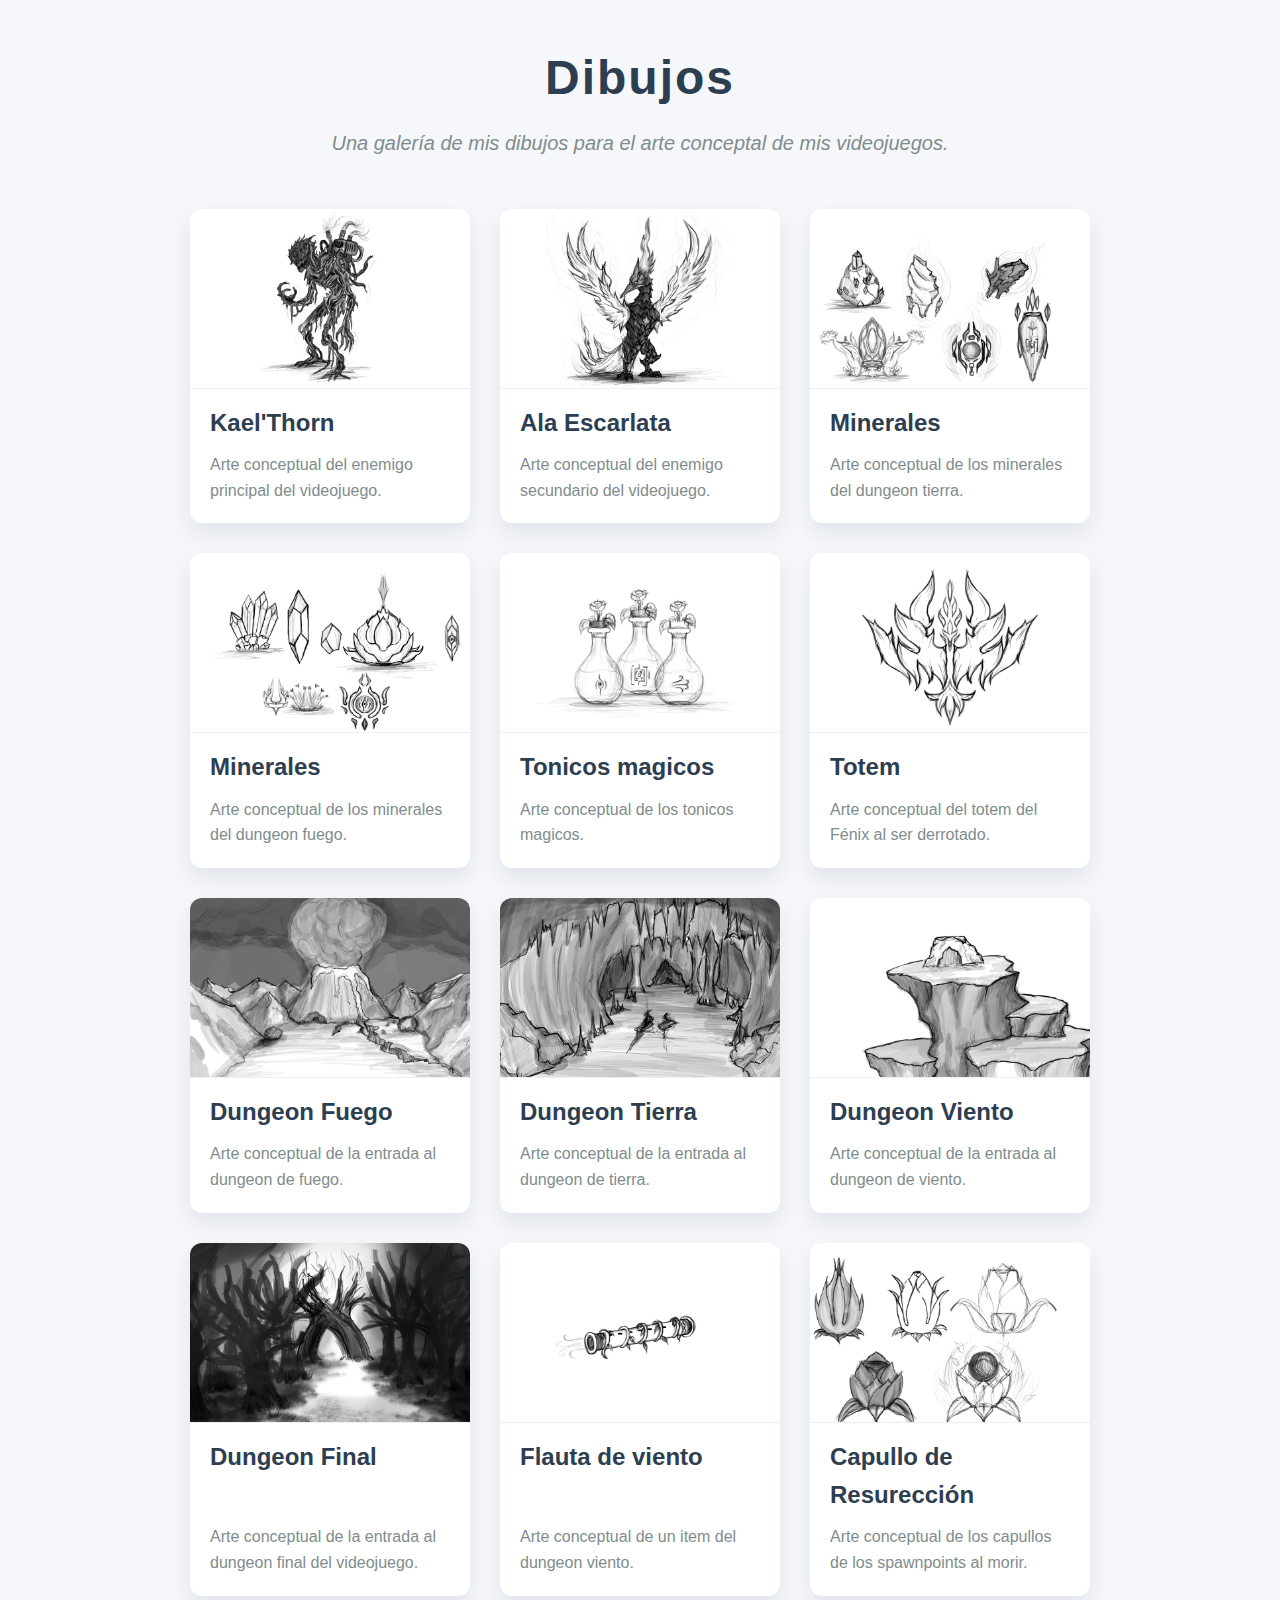
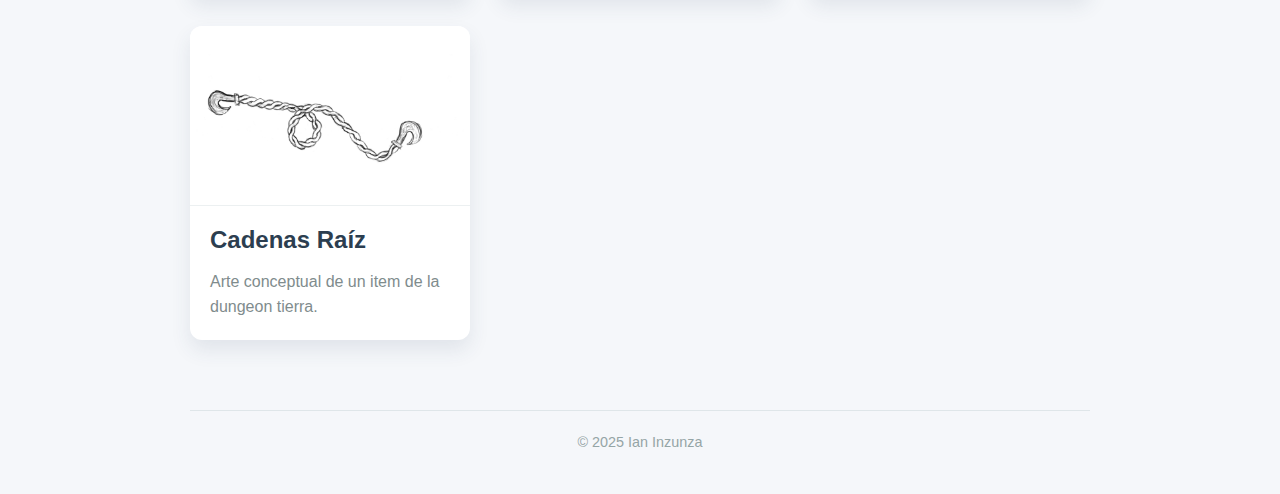
<file: Galerias/ArteConceptual.html>
<!DOCTYPE html>
<html lang="es">
<head>
  <meta charset="UTF-8">
  <title>Arte Conceptual | Portafolio de Ian</title>
  <link rel="stylesheet" href="../PaginaWeb/style.css">
</head>

<body>
  <header>
    <h1>Dibujos</h1>
    <p>Una galería de mis dibujos para el arte conceptal de mis videojuegos.</p>
  </header>

  <main class="projects-gallery">

    <div class="gallery-grid">
      <div class="project-card">
        <img src="../assets/arte_conceptual/Enemgio_Principal.jpg" alt="enemigo Principal">
        <h3>Kael'Thorn</h3>
        <p>Arte conceptual del enemigo principal del videojuego.</p>
      </div>

      <div class="project-card">
        <img src="../assets/arte_conceptual/enemigo_Fenix.jpg" alt="Fénix">
        <h3>Ala Escarlata</h3>
        <p>Arte conceptual del enemigo secundario del videojuego.</p>
      </div>

       <div class="project-card">
        <img src="../assets/arte_conceptual/minerales tierra.jpg" alt="Minerales tierra">
        <h3>Minerales</h3>
        <p>Arte conceptual de los minerales del dungeon tierra.</p>
       </div>

         <div class="project-card">
        <img src="../assets/arte_conceptual/minerales fuego.jpg" alt="Minerales Fuego">
        <h3>Minerales</h3>
        <p>Arte conceptual de los minerales del dungeon fuego.</p>
         </div>

         <div class="project-card">
        <img src="../assets/arte_conceptual/tonicos.jpg" alt="Tonicos">
        <h3>Tonicos magicos</h3>
        <p>Arte conceptual de los tonicos magicos.</p>
         </div>

          <div class="project-card">
        <img src="../assets/arte_conceptual/Fénix totem.jpg" alt="Totem del Fénix">
        <h3>Totem</h3>
        <p>Arte conceptual del totem del Fénix al ser derrotado.</p>
         </div>

          <div class="project-card">
        <img src="../assets/arte_conceptual/dungeon de fuego.jpg" alt="Dungeon de Fuego">
        <h3>Dungeon Fuego</h3>
        <p>Arte conceptual de la entrada al dungeon de fuego.</p>
         </div>

          <div class="project-card">
        <img src="../assets/arte_conceptual/Dungeon de tierra.jpg" alt="Dungeon de Tierra">
        <h3>Dungeon Tierra</h3>
        <p>Arte conceptual de la entrada al dungeon de tierra.</p>
         </div>

          <div class="project-card">
        <img src="../assets/arte_conceptual/Dungeon de viento.jpg" alt="Dungeon de Viento">
        <h3>Dungeon Viento</h3>
        <p>Arte conceptual de la entrada al dungeon de viento.</p>
         </div>

          <div class="project-card">
        <img src="../assets/arte_conceptual/Dungeon_Final.jpg" alt="Dungeon Final">
        <h3>Dungeon Final</h3>
        <p>Arte conceptual de la entrada al dungeon final del videojuego.</p>
         </div>

          <div class="project-card">
        <img src="../assets/arte_conceptual/flauta.jpg" alt="Flauta">
        <h3>Flauta de viento</h3>
        <p>Arte conceptual de un item del dungeon viento.</p>
         </div>

          <div class="project-card">
        <img src="../assets/arte_conceptual/Capullo de resurección.jpg" alt="Capullo de Resurección">
        <h3>Capullo de Resurección</h3>
        <p>Arte conceptual de los capullos de los spawnpoints al morir.</p>
         </div>

          <div class="project-card">
        <img src="../assets/arte_conceptual/Cadenas_Raíz.jpg" alt="Cadena de raíz">
        <h3>Cadenas Raíz</h3>
        <p>Arte conceptual de un item de la dungeon tierra.</p>
         </div>
  </main>

  <footer>
    <p>© 2025 Ian Inzunza</p>
  </footer>

</body>
</html>
</file>
<file: PaginaWeb/style.css>
/* Reset básico */
* {
  margin: 0;
  padding: 0;
  box-sizing: border-box;
}

/* Tipografía y colores base */
body {
  font-family: 'Segoe UI', Tahoma, Geneva, Verdana, sans-serif;
  background: #f5f7fa;
  color: #333;
  padding: 40px 20px;
  line-height: 1.6;
}

/* Contenedor central */
header {
  max-width: 900px;
  margin: 0 auto 50px auto;
  text-align: center;
}

header h1 {
  font-size: 3rem;
  font-weight: 700;
  color: #2c3e50;
  margin-bottom: 10px;
  letter-spacing: 2px;
}

header p {
  font-size: 1.25rem;
  color: #7f8c8d;
  font-style: italic;
}

/* Sección proyectos */
.projects-gallery {
  max-width: 900px;
  margin: 0 auto 70px auto;
}

.projects-gallery h2 {
  font-size: 2rem;
  font-weight: 600;
  color: #34495e;
  margin-bottom: 30px;
  border-bottom: 2px solid #3498db;
  display: inline-block;
  padding-bottom: 5px;
}

/* Grid de proyectos */
.gallery-grid {
  display: grid;
  grid-template-columns: repeat(auto-fill, minmax(280px, 1fr));
  gap: 30px;
}

/* Tarjetas */
.project-card {
  background: #fff;
  border-radius: 12px;
  box-shadow: 0 10px 20px rgba(52, 73, 94, 0.1);
  overflow: hidden;
  transition: transform 0.35s ease, box-shadow 0.35s ease;
  cursor: pointer;
  text-decoration: none;
  color: inherit;
  display: flex;
  flex-direction: column;
}

.project-card:hover {
  transform: translateY(-8px);
  box-shadow: 0 15px 25px rgba(52, 73, 94, 0.2);
}

.project-card img {
  width: 100%;
  height: 180px;
  object-fit: cover;
  border-bottom: 1px solid #ecf0f1;
}

.project-card h3 {
  font-size: 1.5rem;
  margin: 15px 20px 10px;
  color: #2c3e50;
  flex-grow: 1;
}

.project-card p {
  font-size: 1rem;
  color: #7f8c8d;
  margin: 0 20px 20px;
}

/* Footer */
footer {
  text-align: center;
  font-size: 0.9rem;
  color: #95a5a6;
  padding-top: 20px;
  border-top: 1px solid #dfe6e9;
  max-width: 900px;
  margin: 0 auto;
}

.main-container {
  display: flex;
  gap: 30px;
  max-width: 1200px;
  margin: 0 auto;
  padding: 20px;
}

.projects-gallery {
  flex: 3;
}

.profile-sidebar {
  flex: 1;
  background: #fff;
  padding: 25px;
  border-radius: 15px;
  box-shadow: 0 10px 20px rgba(0, 0, 0, 0.1);
  text-align: center;
  min-width: 250px;
}

.profile-sidebar img {
  width: 140px;
  height: 140px;
  object-fit: cover;
  border-radius: 50%;
  margin-bottom: 15px;
  border: 4px solid #3498db;
}

.profile-sidebar h2 {
  margin-bottom: 10px;
  font-weight: bold;
}

.profile-sidebar p {
  font-size: 14px;
  color: #333;
  line-height: 1.4;
}
</file>
